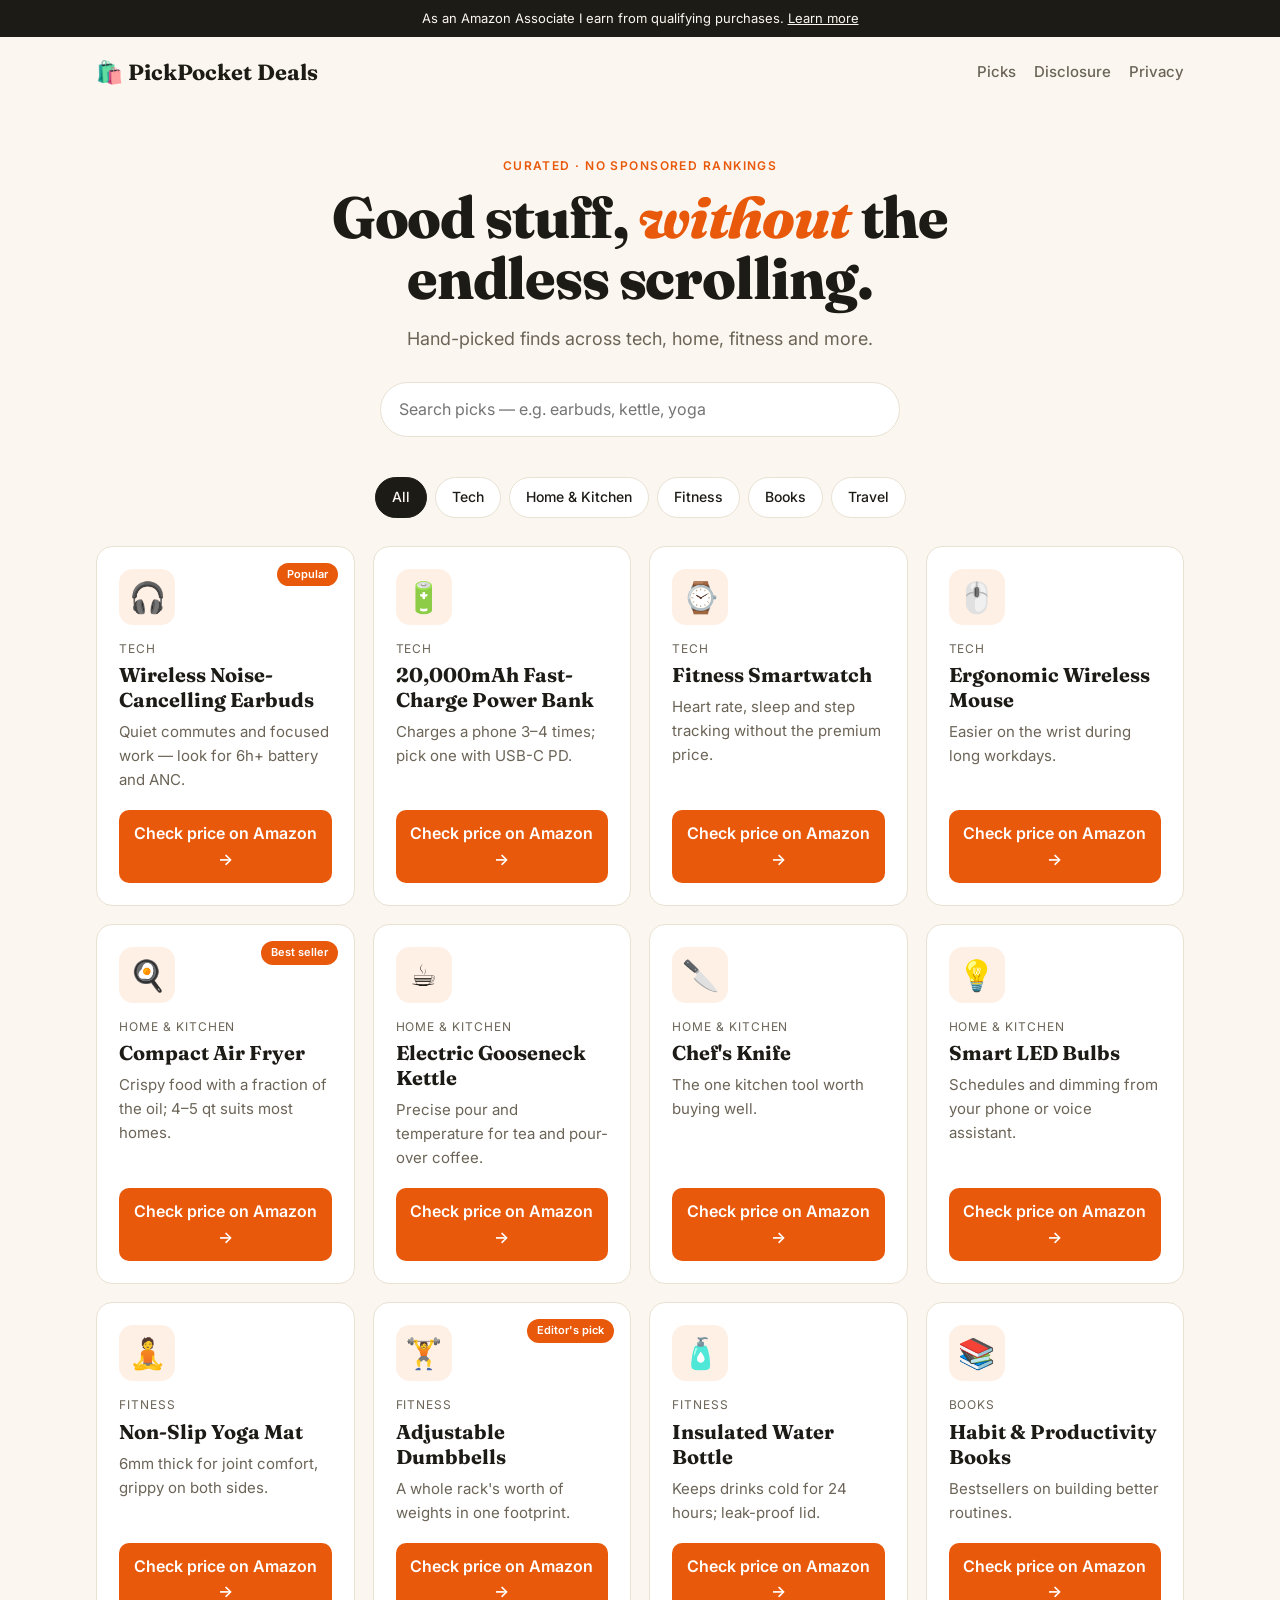
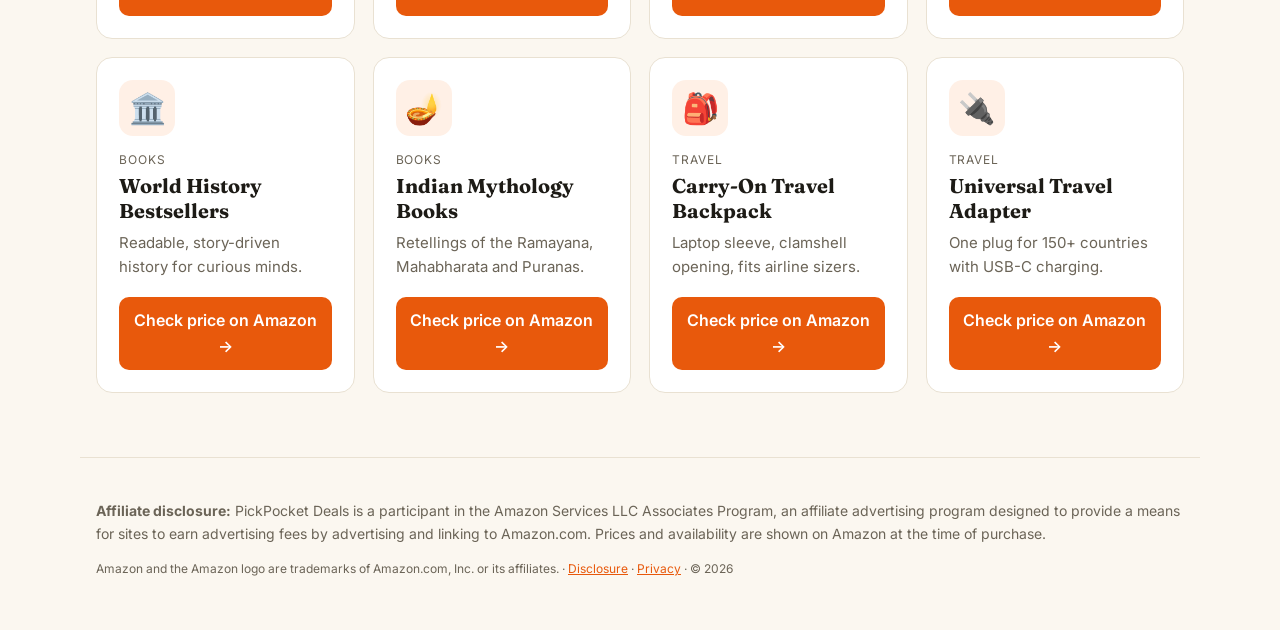
<file: index.html>
<!doctype html>
<html lang="en">
<head>
  <meta charset="utf-8">
  <meta name="viewport" content="width=device-width, initial-scale=1">
  <title>PickPocket Deals — Hand-Picked Amazon Finds</title>
  <meta name="description" content="Hand-picked product finds across tech, home, fitness, books and travel.">
  <link rel="icon" href="data:image/svg+xml,<svg xmlns='http://www.w3.org/2000/svg' viewBox='0 0 100 100'><text y='.9em' font-size='90'>🛍️</text></svg>">
  <link rel="preconnect" href="https://fonts.googleapis.com">
  <link href="https://fonts.googleapis.com/css2?family=Fraunces:opsz,wght@9..144,600;9..144,800&family=Inter:wght@400;500;600&display=swap" rel="stylesheet">
  <link rel="stylesheet" href="styles.css">
</head>
<body>
  <div class="disclosure-bar">
    As an Amazon Associate I earn from qualifying purchases. <a href="disclosure.html">Learn more</a>
  </div>

  <header class="site-header">
    <a class="logo" href="index.html"><span>🛍️</span> <b id="siteName">PickPocket Deals</b></a>
    <nav><a href="#picks">Picks</a><a href="disclosure.html">Disclosure</a><a href="privacy.html">Privacy</a></nav>
  </header>

  <section class="hero">
    <p class="eyebrow">Curated · No sponsored rankings</p>
    <h1>Good stuff, <em>without</em> the endless scrolling.</h1>
    <p class="lead" id="tagline">Hand-picked finds across tech, home, fitness and more.</p>
    <div class="search-wrap">
      <input id="search" type="search" placeholder="Search picks — e.g. earbuds, kettle, yoga" aria-label="Search picks">
    </div>
  </section>

  <main id="picks">
    <div class="filters" id="filters" role="tablist"></div>
    <div class="grid" id="grid"></div>
    <p class="empty" id="empty" hidden>No picks match that search.</p>
  </main>

  <footer class="site-footer">
    <p><b>Affiliate disclosure:</b> PickPocket Deals is a participant in the Amazon Services LLC Associates Program,
      an affiliate advertising program designed to provide a means for sites to earn advertising fees by advertising
      and linking to Amazon.com. Prices and availability are shown on Amazon at the time of purchase.</p>
    <p class="small">Amazon and the Amazon logo are trademarks of Amazon.com, Inc. or its affiliates.
      · <a href="disclosure.html">Disclosure</a> · <a href="privacy.html">Privacy</a> · © <span id="year"></span></p>
  </footer>

  <script src="config.js"></script>
  <script src="products.js"></script>
  <script src="app.js"></script>
</body>
</html>
</file>
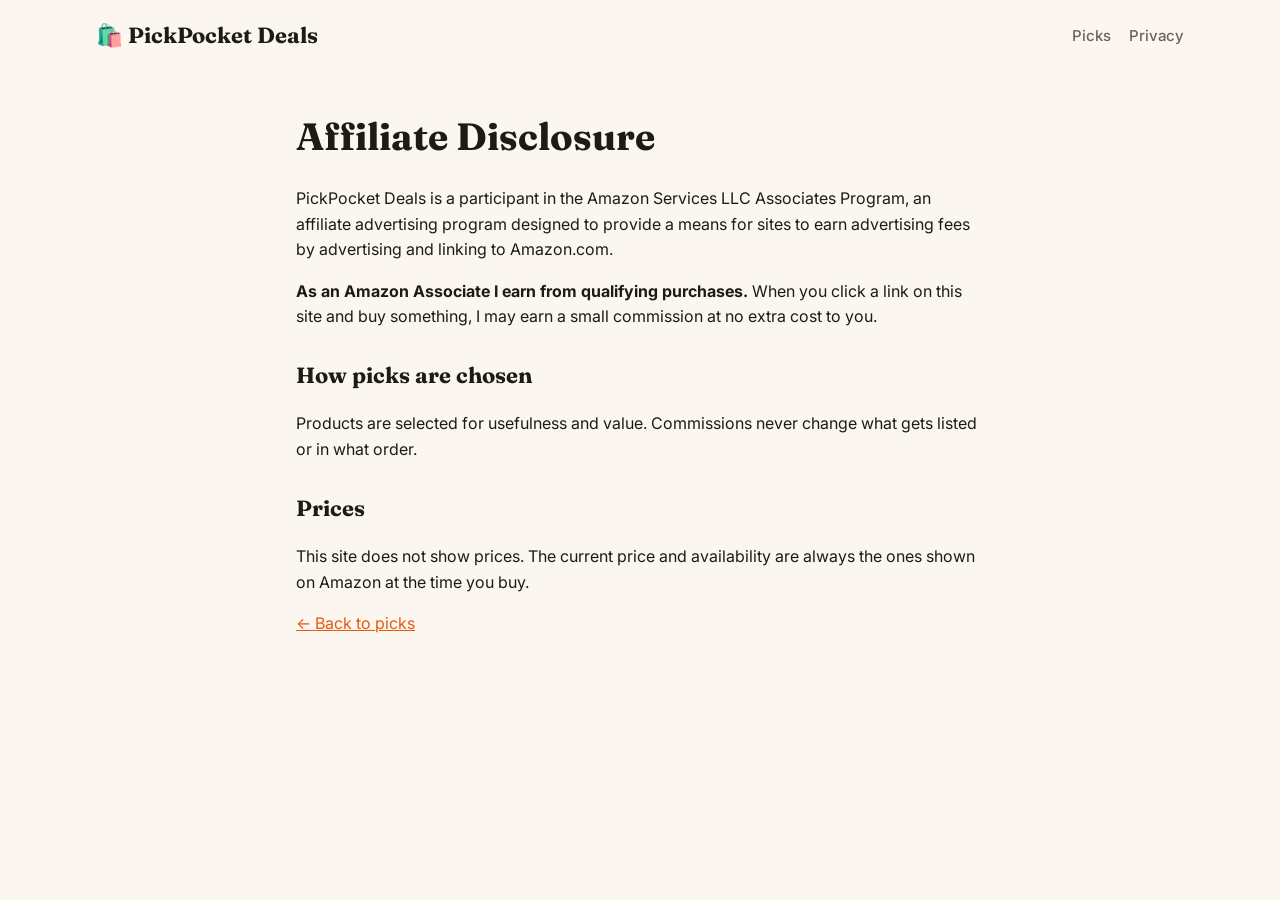
<file: disclosure.html>
<!doctype html>
<html lang="en">
<head>
  <meta charset="utf-8">
  <meta name="viewport" content="width=device-width, initial-scale=1">
  <title>Affiliate Disclosure — PickPocket Deals</title>
  <link href="https://fonts.googleapis.com/css2?family=Fraunces:opsz,wght@9..144,600;9..144,800&family=Inter:wght@400;500;600&display=swap" rel="stylesheet">
  <link rel="stylesheet" href="styles.css">
</head>
<body>
  <header class="site-header">
    <a class="logo" href="index.html"><span>🛍️</span> <b>PickPocket Deals</b></a>
    <nav><a href="index.html">Picks</a><a href="privacy.html">Privacy</a></nav>
  </header>
  <article class="page">
    <h1>Affiliate Disclosure</h1>
    <p>PickPocket Deals is a participant in the Amazon Services LLC Associates Program, an affiliate advertising
      program designed to provide a means for sites to earn advertising fees by advertising and linking to Amazon.com.</p>
    <p><b>As an Amazon Associate I earn from qualifying purchases.</b> When you click a link on this site and buy
      something, I may earn a small commission at no extra cost to you.</p>
    <h2>How picks are chosen</h2>
    <p>Products are selected for usefulness and value. Commissions never change what gets listed or in what order.</p>
    <h2>Prices</h2>
    <p>This site does not show prices. The current price and availability are always the ones shown on Amazon
      at the time you buy.</p>
    <p><a href="index.html">← Back to picks</a></p>
  </article>
</body>
</html>
</file>
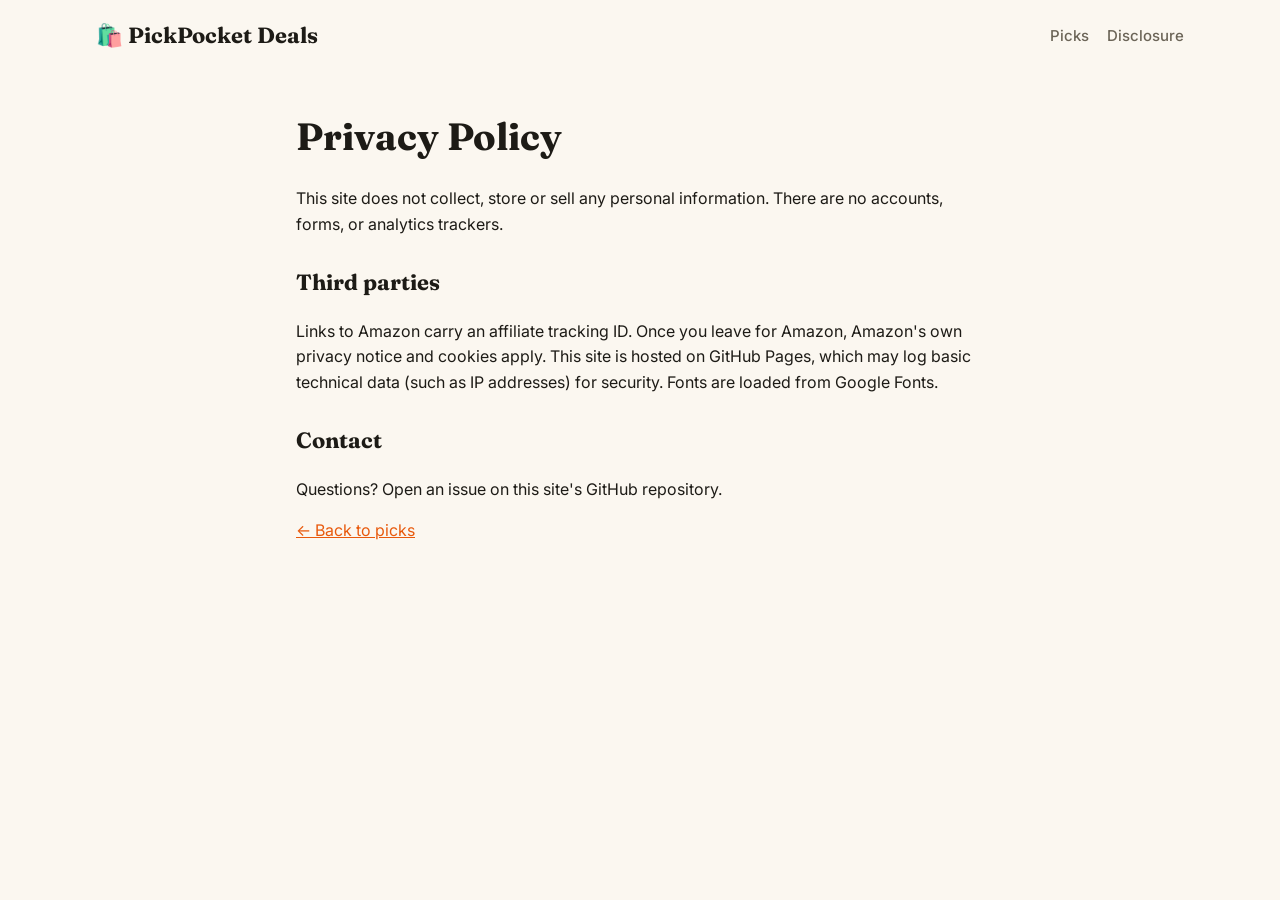
<file: privacy.html>
<!doctype html>
<html lang="en">
<head>
  <meta charset="utf-8">
  <meta name="viewport" content="width=device-width, initial-scale=1">
  <title>Privacy Policy — PickPocket Deals</title>
  <link href="https://fonts.googleapis.com/css2?family=Fraunces:opsz,wght@9..144,600;9..144,800&family=Inter:wght@400;500;600&display=swap" rel="stylesheet">
  <link rel="stylesheet" href="styles.css">
</head>
<body>
  <header class="site-header">
    <a class="logo" href="index.html"><span>🛍️</span> <b>PickPocket Deals</b></a>
    <nav><a href="index.html">Picks</a><a href="disclosure.html">Disclosure</a></nav>
  </header>
  <article class="page">
    <h1>Privacy Policy</h1>
    <p>This site does not collect, store or sell any personal information. There are no accounts, forms, or analytics trackers.</p>
    <h2>Third parties</h2>
    <p>Links to Amazon carry an affiliate tracking ID. Once you leave for Amazon, Amazon's own privacy notice and cookies apply.
      This site is hosted on GitHub Pages, which may log basic technical data (such as IP addresses) for security.
      Fonts are loaded from Google Fonts.</p>
    <h2>Contact</h2>
    <p>Questions? Open an issue on this site's GitHub repository.</p>
    <p><a href="index.html">← Back to picks</a></p>
  </article>
</body>
</html>
</file>
<file: styles.css>
:root {
  --bg: #fbf7f0;
  --surface: #ffffff;
  --ink: #1d1b16;
  --muted: #6b6457;
  --line: #e9e1d2;
  --accent: #e8590c;
  --accent-ink: #ffffff;
  --accent-soft: #fff0e6;
  --radius: 16px;
}
@media (prefers-color-scheme: dark) {
  :root {
    --bg: #15130f; --surface: #1f1c17; --ink: #f3ede2; --muted: #a89f8f;
    --line: #322d25; --accent: #ff8a3d; --accent-ink: #1a0f06; --accent-soft: #2c1d12;
  }
}
* { box-sizing: border-box; }
html { scroll-behavior: smooth; }
body {
  margin: 0; background: var(--bg); color: var(--ink);
  font: 16px/1.6 "Inter", system-ui, sans-serif;
}
a { color: var(--accent); }

.disclosure-bar {
  background: var(--ink); color: var(--bg); text-align: center;
  font-size: 13px; padding: 8px 16px;
}
.disclosure-bar a { color: inherit; text-decoration: underline; }

.site-header {
  max-width: 1120px; margin: 0 auto; padding: 18px 16px;
  display: flex; align-items: center; justify-content: space-between; gap: 12px; flex-wrap: wrap;
}
.logo { color: var(--ink); text-decoration: none; font-family: "Fraunces", serif; font-size: 22px; }
.site-header nav { display: flex; gap: 18px; }
.site-header nav a { color: var(--muted); text-decoration: none; font-weight: 500; font-size: 15px; }
.site-header nav a:hover { color: var(--ink); }

.hero { max-width: 760px; margin: 0 auto; padding: 48px 16px 32px; text-align: center; }
.eyebrow { text-transform: uppercase; letter-spacing: .12em; font-size: 12px; color: var(--accent); font-weight: 600; margin: 0 0 12px; }
.hero h1 {
  font-family: "Fraunces", serif; font-weight: 800; font-size: clamp(34px, 6vw, 58px);
  line-height: 1.05; margin: 0 0 16px; letter-spacing: -.02em;
}
.hero h1 em { color: var(--accent); font-style: italic; }
.lead { color: var(--muted); font-size: 18px; margin: 0 0 28px; }
.search-wrap input {
  width: 100%; max-width: 520px; padding: 14px 18px; font: inherit;
  border: 1.5px solid var(--line); border-radius: 999px; background: var(--surface); color: var(--ink);
}
.search-wrap input:focus { outline: none; border-color: var(--accent); }

main { max-width: 1120px; margin: 0 auto; padding: 8px 16px 64px; }
.filters { display: flex; gap: 8px; flex-wrap: wrap; justify-content: center; margin-bottom: 28px; }
.chip {
  font: inherit; font-size: 14px; font-weight: 500; padding: 8px 16px; border-radius: 999px;
  border: 1.5px solid var(--line); background: var(--surface); color: var(--ink); cursor: pointer;
}
.chip.on { background: var(--ink); color: var(--bg); border-color: var(--ink); }

.grid { display: grid; grid-template-columns: repeat(auto-fill, minmax(250px, 1fr)); gap: 18px; }
.card {
  position: relative; background: var(--surface); border: 1px solid var(--line); border-radius: var(--radius);
  padding: 22px; display: flex; flex-direction: column; transition: transform .15s, box-shadow .15s;
}
.card:hover { transform: translateY(-3px); box-shadow: 0 12px 28px rgba(0,0,0,.08); }
.icon {
  width: 56px; height: 56px; border-radius: 14px; background: var(--accent-soft);
  display: grid; place-items: center; font-size: 30px; margin-bottom: 14px;
}
.badge {
  position: absolute; top: 16px; right: 16px; font-size: 11px; font-weight: 600;
  background: var(--accent); color: var(--accent-ink); padding: 3px 10px; border-radius: 999px;
}
.cat { margin: 0; font-size: 12px; text-transform: uppercase; letter-spacing: .08em; color: var(--muted); }
.card h3 { font-family: "Fraunces", serif; font-size: 20px; line-height: 1.25; margin: 4px 0 8px; }
.why { color: var(--muted); margin: 0 0 18px; flex: 1; font-size: 15px; }
.btn {
  display: block; text-align: center; background: var(--accent); color: var(--accent-ink);
  text-decoration: none; font-weight: 600; padding: 11px 14px; border-radius: 10px;
}
.btn:hover { filter: brightness(1.07); }
.empty { text-align: center; color: var(--muted); }

.site-footer {
  border-top: 1px solid var(--line); max-width: 1120px; margin: 0 auto;
  padding: 28px 16px 40px; color: var(--muted); font-size: 14px;
}
.small { font-size: 12px; }

/* Simple text pages */
.page { max-width: 720px; margin: 0 auto; padding: 24px 16px 64px; }
.page h1 { font-family: "Fraunces", serif; font-size: 38px; margin: 12px 0 18px; }
.page h2 { font-family: "Fraunces", serif; font-size: 22px; margin-top: 28px; }
</file>
